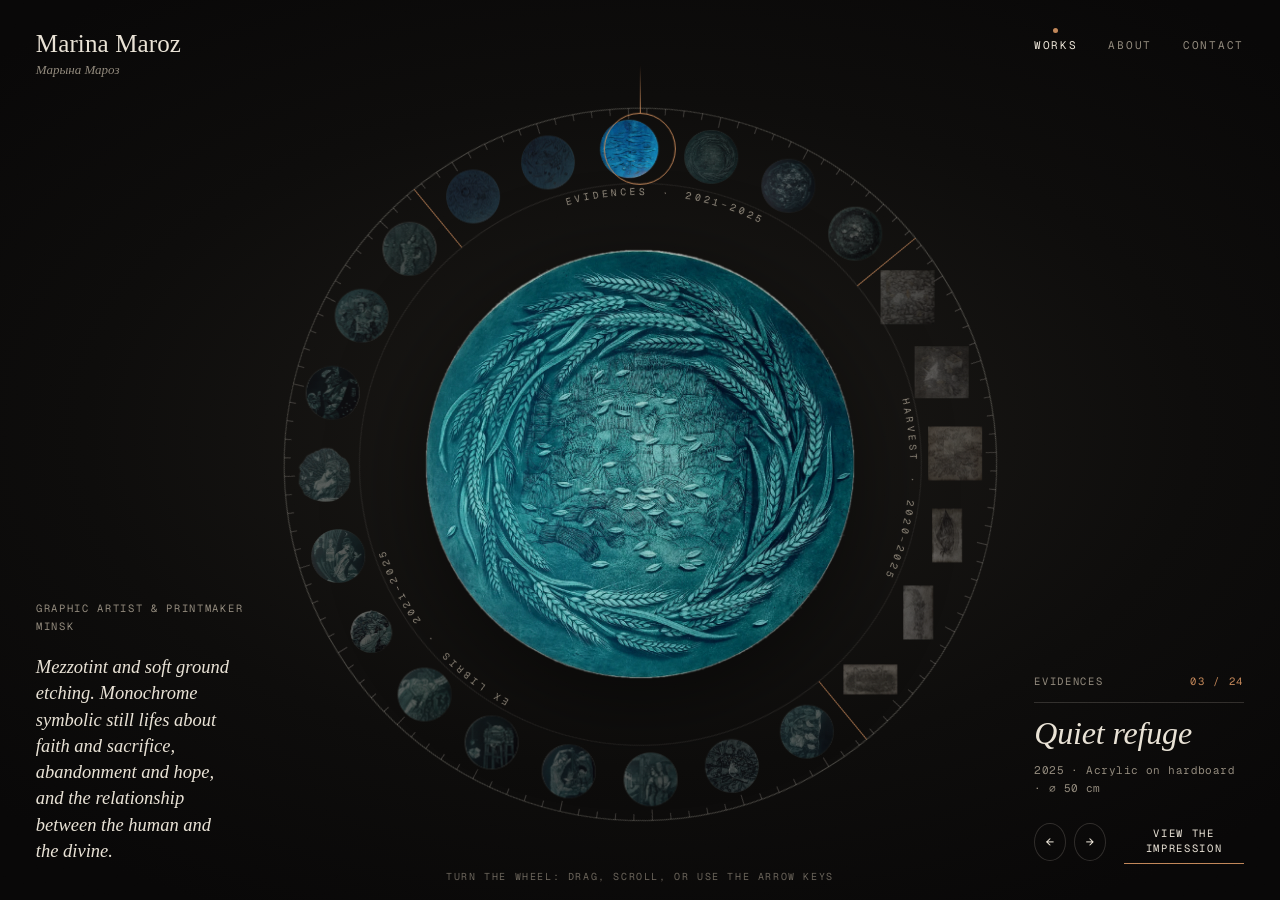
<file: docs/index.html>
<!DOCTYPE html>
<html xmlns="http://www.w3.org/1999/xhtml" lang="en" xml:lang="en"><head>

<meta charset="utf-8">
<meta name="generator" content="quarto-1.11.9">

<meta name="viewport" content="width=device-width, initial-scale=1.0, user-scalable=yes">

<meta name="description" content="Marina Maroz, graphic artist and printmaker from Minsk: mezzotint, soft ground etching and ex libris.">

<title>Marina Maroz · Graphic artist &amp; printmaker – Marina Maroz</title>
<style>
/* Default styles provided by pandoc.
** See https://pandoc.org/MANUAL.html#variables-for-html for config info.
*/
span.smallcaps{font-variant: small-caps;}
div.columns{display: flex; gap: 1.5em;}
div.column{flex: auto;}
@media screen {
div.columns{gap: min(4vw, 1.5em);}
div.column{overflow-x: auto;}
}
div.hanging-indent{margin-left: 1.5em; text-indent: -1.5em;}
ul.task-list{list-style: none;}
ul.task-list li input[type="checkbox"] {
  width: 0.8em;
  margin: 0 0.8em 0.2em -1em; /* quarto-specific, see https://github.com/quarto-dev/quarto-cli/issues/4556 */ 
  vertical-align: middle;
}
.display.math{display: block; text-align: center; margin: 0.5rem auto;}
</style>


<link href="./images/favicon.svg" rel="icon" type="image/svg+xml">
<meta name="theme-color" content="#0e0d0c">
<link rel="preconnect" href="https://fonts.googleapis.com">
<link rel="preconnect" href="https://fonts.gstatic.com" crossorigin="">
<link href="https://fonts.googleapis.com/css2?family=Geist+Mono:wght@300;400&amp;family=IM+Fell+English:ital@0;1&amp;family=Old+Standard+TT:ital@0;1&amp;display=swap" rel="stylesheet">
<script>document.documentElement.classList.add('js')</script>


<link rel="stylesheet" href="styles/site.css">
</head>

<body class="velvet page-wheel">

<header class="frame" role="banner">
  <a class="mark" href="index.html" aria-label="Marina Maroz, home">
    <span class="mark-name">Marina Maroz</span>
    <span class="mark-native" lang="be">Марына Мароз</span>
  </a>
  <nav class="menu" aria-label="Main">
    <a href="index.html" data-page="index">Works</a>
    <a href="about.html" data-page="about">About</a>
    <a href="contact.html" data-page="contact">Contact</a>
  </nav>
</header>




<!-- generated by scripts/build_site.py: edit images/works.json and re-run instead of editing by hand -->
<main class="stage" id="stage"><header id="title-block-header" class="quarto-title-block"></header>
  <h1 class="sr-only">Marina Maroz: works</h1>
  <section class="intro">
    <p class="role">Graphic artist &amp; printmaker<br>Minsk</p>
    <p class="statement">Mezzotint and soft ground etching. Monochrome symbolic still lifes about faith and sacrifice, abandonment and hope, and the relationship between the human and the divine.</p>
  </section>

  <div class="wheel" id="wheel" data-start="harvest-time" role="region" aria-roledescription="carousel" aria-label="Works, arranged on a wheel. Use the arrow keys to turn it.">
    <div class="rotor" id="rotor">
      <svg class="dial" viewbox="0 0 1000 1000" aria-hidden="true" focusable="false"><defs><path id="arc" d="M500,124 A376,376 0 1,1 499.99,124"></path></defs><circle class="c-outer" cx="500" cy="500" r="497"></circle><circle class="c-inner" cx="500" cy="500" r="392"></circle><path class="ticks" d="M500.0,18.0L500.0,3.0M525.5,12.7L526.0,3.7M551.0,14.7L552.0,5.7M576.3,18.0L577.7,9.1M601.5,22.7L603.3,13.9M624.8,34.4L628.6,19.9M650.8,35.9L653.6,27.3M674.9,44.4L678.1,36.0M698.5,54.2L702.1,46.0M721.5,65.2L725.6,57.2M741.0,82.6L748.5,69.6M765.8,90.7L770.7,83.2M786.8,105.2L792.1,97.9M807.1,120.8L812.8,113.8M826.5,137.3L832.6,130.7M840.8,159.2L851.4,148.6M862.7,173.5L869.3,167.4M879.2,192.9L886.2,187.2M894.8,213.2L902.1,207.9M909.3,234.2L916.8,229.3M917.4,259.0L930.4,251.5M934.8,278.5L942.8,274.4M945.8,301.5L954.0,297.9M955.6,325.1L964.0,321.9M964.1,349.2L972.7,346.4M965.6,375.2L980.1,371.4M977.3,398.5L986.1,396.7M982.0,423.7L990.9,422.3M985.3,449.0L994.3,448.0M987.3,474.5L996.3,474.0M982.0,500.0L997.0,500.0M987.3,525.5L996.3,526.0M985.3,551.0L994.3,552.0M982.0,576.3L990.9,577.7M977.3,601.5L986.1,603.3M965.6,624.8L980.1,628.6M964.1,650.8L972.7,653.6M955.6,674.9L964.0,678.1M945.8,698.5L954.0,702.1M934.8,721.5L942.8,725.6M917.4,741.0L930.4,748.5M909.3,765.8L916.8,770.7M894.8,786.8L902.1,792.1M879.2,807.1L886.2,812.8M862.7,826.5L869.3,832.6M840.8,840.8L851.4,851.4M826.5,862.7L832.6,869.3M807.1,879.2L812.8,886.2M786.8,894.8L792.1,902.1M765.8,909.3L770.7,916.8M741.0,917.4L748.5,930.4M721.5,934.8L725.6,942.8M698.5,945.8L702.1,954.0M674.9,955.6L678.1,964.0M650.8,964.1L653.6,972.7M624.8,965.6L628.6,980.1M601.5,977.3L603.3,986.1M576.3,982.0L577.7,990.9M551.0,985.3L552.0,994.3M525.5,987.3L526.0,996.3M500.0,982.0L500.0,997.0M474.5,987.3L474.0,996.3M449.0,985.3L448.0,994.3M423.7,982.0L422.3,990.9M398.5,977.3L396.7,986.1M375.2,965.6L371.4,980.1M349.2,964.1L346.4,972.7M325.1,955.6L321.9,964.0M301.5,945.8L297.9,954.0M278.5,934.8L274.4,942.8M259.0,917.4L251.5,930.4M234.2,909.3L229.3,916.8M213.2,894.8L207.9,902.1M192.9,879.2L187.2,886.2M173.5,862.7L167.4,869.3M159.2,840.8L148.6,851.4M137.3,826.5L130.7,832.6M120.8,807.1L113.8,812.8M105.2,786.8L97.9,792.1M90.7,765.8L83.2,770.7M82.6,741.0L69.6,748.5M65.2,721.5L57.2,725.6M54.2,698.5L46.0,702.1M44.4,674.9L36.0,678.1M35.9,650.8L27.3,653.6M34.4,624.8L19.9,628.6M22.7,601.5L13.9,603.3M18.0,576.3L9.1,577.7M14.7,551.0L5.7,552.0M12.7,525.5L3.7,526.0M18.0,500.0L3.0,500.0M12.7,474.5L3.7,474.0M14.7,449.0L5.7,448.0M18.0,423.7L9.1,422.3M22.7,398.5L13.9,396.7M34.4,375.2L19.9,371.4M35.9,349.2L27.3,346.4M44.4,325.1L36.0,321.9M54.2,301.5L46.0,297.9M65.2,278.5L57.2,274.4M82.6,259.0L69.6,251.5M90.7,234.2L83.2,229.3M105.2,213.2L97.9,207.9M120.8,192.9L113.8,187.2M137.3,173.5L130.7,167.4M159.2,159.2L148.6,148.6M173.5,137.3L167.4,130.7M192.9,120.8L187.2,113.8M213.2,105.2L207.9,97.9M234.2,90.7L229.3,83.2M259.0,82.6L251.5,69.6M278.5,65.2L274.4,57.2M301.5,54.2L297.9,46.0M325.1,44.4L321.9,36.0M349.2,35.9L346.4,27.3M375.2,34.4L371.4,19.9M398.5,22.7L396.7,13.9M423.7,18.0L422.3,9.1M449.0,14.7L448.0,5.7M474.5,12.7L474.0,3.7"></path><line class="divide" x1="448.8" y1="111.4" x2="435.1" y2="7.3"></line><text class="inscr"><textpath href="#arc" startoffset="10.417%" text-anchor="middle">Evidences  ·  2021–2025</textpath></text><line class="divide" x1="888.6" y1="448.8" x2="992.7" y2="435.1"></line><text class="inscr"><textpath href="#arc" startoffset="35.417%" text-anchor="middle">Harvest  ·  2020–2025</textpath></text><line class="divide" x1="551.2" y1="888.6" x2="564.9" y2="992.7"></line><text class="inscr"><textpath href="#arc" startoffset="72.917%" text-anchor="middle">Ex libris  ·  2021–2025</textpath></text></svg>
      <div class="beads"><button class="bead" style="--a:0.000deg;--i:0" data-i="0" aria-label="Reconciliation circle, 2025"><img src="images/thumb/reconciliation-circle.webp" alt="" width="80" height="80" decoding="async"></button><button class="bead" style="--a:15.000deg;--i:1" data-i="1" aria-label="Salvific meal, 2025"><img src="images/thumb/salvific-meal.webp" alt="" width="80" height="80" decoding="async"></button><button class="bead" style="--a:30.000deg;--i:2" data-i="2" aria-label="Quiet refuge, 2025"><img src="images/thumb/quiet-refuge.webp" alt="" width="80" height="80" decoding="async"></button><button class="bead" style="--a:45.000deg;--i:3" data-i="3" aria-label="Harvest time, 2025"><img src="images/thumb/harvest-time.webp" alt="" width="80" height="80" decoding="async"></button><button class="bead" style="--a:60.000deg;--i:4" data-i="4" aria-label="Great expectations, 2022"><img src="images/thumb/great-expectations.webp" alt="" width="80" height="80" decoding="async"></button><button class="bead" style="--a:75.000deg;--i:5" data-i="5" aria-label="Predestination, 2021"><img src="images/thumb/predestination.webp" alt="" width="80" height="80" decoding="async"></button><button class="bead" style="--a:90.000deg;--i:6" data-i="6" aria-label="Found, 2023"><img src="images/thumb/found.webp" alt="" width="80" height="80" decoding="async"></button><button class="bead" style="--a:105.000deg;--i:7" data-i="7" aria-label="Good news, 2024"><img src="images/thumb/good-news.webp" alt="" width="80" height="80" decoding="async"></button><button class="bead" style="--a:120.000deg;--i:8" data-i="8" aria-label="New pearls, 2025"><img src="images/thumb/new-pearls.webp" alt="" width="80" height="80" decoding="async"></button><button class="bead" style="--a:135.000deg;--i:9" data-i="9" aria-label="Binded, 2021"><img src="images/thumb/binded.webp" alt="" width="80" height="80" decoding="async"></button><button class="bead" style="--a:150.000deg;--i:10" data-i="10" aria-label="Wide open, 2021"><img src="images/thumb/wide-open.webp" alt="" width="80" height="80" decoding="async"></button><button class="bead" style="--a:165.000deg;--i:11" data-i="11" aria-label="Abandoned, 2020"><img src="images/thumb/abandoned.webp" alt="" width="80" height="80" decoding="async"></button><button class="bead" style="--a:180.000deg;--i:12" data-i="12" aria-label="Bittersweet memories, 2023"><img src="images/thumb/bittersweet-memories.webp" alt="" width="80" height="80" decoding="async"></button><button class="bead" style="--a:195.000deg;--i:13" data-i="13" aria-label="Treasure, 2021"><img src="images/thumb/treasure.webp" alt="" width="80" height="80" decoding="async"></button><button class="bead" style="--a:210.000deg;--i:14" data-i="14" aria-label="Hommage Giorgio de Chirico, 2023"><img src="images/thumb/hommage-de-chirico.webp" alt="" width="80" height="80" decoding="async"></button><button class="bead" style="--a:225.000deg;--i:15" data-i="15" aria-label="In flight, 2022"><img src="images/thumb/in-flight.webp" alt="" width="80" height="80" decoding="async"></button><button class="bead" style="--a:240.000deg;--i:16" data-i="16" aria-label="Cognition, 2023"><img src="images/thumb/cognition.webp" alt="" width="80" height="80" decoding="async"></button><button class="bead" style="--a:255.000deg;--i:17" data-i="17" aria-label="West Side Story, 2023"><img src="images/thumb/west-side-story.webp" alt="" width="80" height="80" decoding="async"></button><button class="bead" style="--a:270.000deg;--i:18" data-i="18" aria-label="At rest, 2022"><img src="images/thumb/at-rest.webp" alt="" width="80" height="80" decoding="async"></button><button class="bead" style="--a:285.000deg;--i:19" data-i="19" aria-label="Hommage René Magritte, 2022"><img src="images/thumb/hommage-magritte.webp" alt="" width="80" height="80" decoding="async"></button><button class="bead" style="--a:300.000deg;--i:20" data-i="20" aria-label="In dreams, 2021"><img src="images/thumb/in-dreams.webp" alt="" width="80" height="80" decoding="async"></button><button class="bead" style="--a:315.000deg;--i:21" data-i="21" aria-label="Vanity, 2021"><img src="images/thumb/vanity.webp" alt="" width="80" height="80" decoding="async"></button><button class="bead" style="--a:330.000deg;--i:22" data-i="22" aria-label="Books catcher, 2023"><img src="images/thumb/books-catcher.webp" alt="" width="80" height="80" decoding="async"></button><button class="bead" style="--a:345.000deg;--i:23" data-i="23" aria-label="In the secret garden, 2025"><img src="images/thumb/in-the-secret-garden.webp" alt="" width="80" height="80" decoding="async"></button></div>
    </div>
    <span class="aperture" aria-hidden="true"></span>
    <button class="hub" id="hub" aria-label="View Harvest time large">
      <img class="plate is-on" src="images/cut/harvest-time.webp" alt="Harvest time, 2025" fetchpriority="high">
      <img class="plate" src="[data-uri]" alt="">
    </button>
  </div>

  <section class="caption" id="caption" aria-live="polite">
    <p class="cap-series"><span id="cap-series">Evidences</span><span class="cap-count"><span id="cap-n">04</span> / 24</span></p>
    <h2 class="cap-title" id="cap-title">Harvest time</h2>
    <p class="cap-meta" id="cap-meta">2025 · Mezzotint on paper · ⌀ 50 cm</p>
    <div class="cap-actions">
      <button class="turn" id="prev" aria-label="Previous work">←</button>
      <button class="turn" id="next" aria-label="Next work">→</button>
      <button class="open" id="open">View the impression</button>
    </div>
  </section>

  <p class="hint" id="hint" aria-hidden="true">Turn the wheel: drag, scroll, or use the arrow keys</p>

  <noscript><ol class="plain-list"><li><a href="images/works/reconciliation-circle.jpg"><em>Reconciliation circle</em>, 2025</a>. Acrylic on hardboard, ⌀ 50 cm</li><li><a href="images/works/salvific-meal.jpg"><em>Salvific meal</em>, 2025</a>. Acrylic on hardboard, ⌀ 50 cm</li><li><a href="images/works/quiet-refuge.jpg"><em>Quiet refuge</em>, 2025</a>. Acrylic on hardboard, ⌀ 50 cm</li><li><a href="images/works/harvest-time.jpg"><em>Harvest time</em>, 2025</a>. Mezzotint on paper, ⌀ 50 cm</li><li><a href="images/works/great-expectations.jpg"><em>Great expectations</em>, 2022</a>. Mezzotint on paper, ⌀ 40 cm</li><li><a href="images/works/predestination.jpg"><em>Predestination</em>, 2021</a>. Mezzotint on paper, ⌀ 40 cm</li><li><a href="images/works/found.jpg"><em>Found</em>, 2023</a>. Soft ground etching on paper, 35 × 35 cm</li><li><a href="images/works/good-news.jpg"><em>Good news</em>, 2024</a>. Soft ground etching on paper, 35 × 35 cm</li><li><a href="images/works/new-pearls.jpg"><em>New pearls</em>, 2025</a>. Soft ground etching on paper, 35 × 35 cm</li><li><a href="images/works/binded.jpg"><em>Binded</em>, 2021</a>. Soft ground etching on paper, 64 × 34 cm</li><li><a href="images/works/wide-open.jpg"><em>Wide open</em>, 2021</a>. Soft ground etching on paper, 64 × 34 cm</li><li><a href="images/works/abandoned.jpg"><em>Abandoned</em>, 2020</a>. Soft ground etching on paper, 40 × 70 cm</li><li><a href="images/works/bittersweet-memories.jpg"><em>Bittersweet memories</em>, 2023</a>. Mezzotint on paper, ⌀ 14 cm</li><li><a href="images/works/treasure.jpg"><em>Treasure</em>, 2021</a>. Mezzotint on paper, ⌀ 14 cm</li><li><a href="images/works/hommage-de-chirico.jpg"><em>Hommage Giorgio de Chirico</em>, 2023</a>. Mezzotint on paper, ⌀ 14 cm</li><li><a href="images/works/in-flight.jpg"><em>In flight</em>, 2022</a>. Mezzotint on paper, ⌀ 14 cm</li><li><a href="images/works/cognition.jpg"><em>Cognition</em>, 2023</a>. Mezzotint on paper, ⌀ 14 cm</li><li><a href="images/works/west-side-story.jpg"><em>West Side Story</em>, 2023</a>. Mezzotint on paper, ⌀ 14 cm</li><li><a href="images/works/at-rest.jpg"><em>At rest</em>, 2022</a>. Mezzotint on paper, ⌀ 14 cm</li><li><a href="images/works/hommage-magritte.jpg"><em>Hommage René Magritte</em>, 2022</a>. Mezzotint on paper, ⌀ 14 cm</li><li><a href="images/works/in-dreams.jpg"><em>In dreams</em>, 2021</a>. Mezzotint on paper, ⌀ 14 cm</li><li><a href="images/works/vanity.jpg"><em>Vanity</em>, 2021</a>. Mezzotint on paper, ⌀ 14 cm</li><li><a href="images/works/books-catcher.jpg"><em>Books catcher</em>, 2023</a>. Mezzotint on paper, ⌀ 14 cm</li><li><a href="images/works/in-the-secret-garden.jpg"><em>In the secret garden</em>, 2025</a>. Mezzotint on paper, ⌀ 14 cm</li></ol></noscript>
</main>

<div class="proof" id="proof" role="dialog" aria-modal="true" aria-labelledby="p-title" hidden="">
  <div class="proof-sheet">
    <figure class="impression" id="impression">
      <div class="plate-mark" id="plate-mark"><img id="p-img" alt=""></div>
      <figcaption class="pencil">
        <span class="p-left"><em id="p-title"></em></span>
        <span class="p-mid" id="p-med"></span>
        <span class="p-right" id="p-year"></span>
      </figcaption>
    </figure>
  </div>
  <div class="proof-bar">
    <span class="p-count" id="p-count"></span>
    <span class="p-tools">
      <button class="p-btn" id="p-detail" hidden="">Detail</button>
      <button class="p-btn" id="p-prev" aria-label="Previous work">←</button>
      <button class="p-btn" id="p-next" aria-label="Next work">→</button>
      <button class="p-btn" id="p-close">Close</button>
    </span>
  </div>
</div>

<script type="application/json" id="works-data">[{"slug": "reconciliation-circle", "title": "Reconciliation circle", "year": 2025, "series": "Evidences", "medium": "Acrylic on hardboard", "size": "⌀ 50 cm", "cut": "images/cut/reconciliation-circle.webp", "print": "images/works/reconciliation-circle.jpg", "detail": null, "round": true}, {"slug": "salvific-meal", "title": "Salvific meal", "year": 2025, "series": "Evidences", "medium": "Acrylic on hardboard", "size": "⌀ 50 cm", "cut": "images/cut/salvific-meal.webp", "print": "images/works/salvific-meal.jpg", "detail": null, "round": true}, {"slug": "quiet-refuge", "title": "Quiet refuge", "year": 2025, "series": "Evidences", "medium": "Acrylic on hardboard", "size": "⌀ 50 cm", "cut": "images/cut/quiet-refuge.webp", "print": "images/works/quiet-refuge.jpg", "detail": null, "round": true}, {"slug": "harvest-time", "title": "Harvest time", "year": 2025, "series": "Evidences", "medium": "Mezzotint on paper", "size": "⌀ 50 cm", "cut": "images/cut/harvest-time.webp", "print": "images/works/harvest-time.jpg", "detail": null, "round": true}, {"slug": "great-expectations", "title": "Great expectations", "year": 2022, "series": "Evidences", "medium": "Mezzotint on paper", "size": "⌀ 40 cm", "cut": "images/cut/great-expectations.webp", "print": "images/works/great-expectations.jpg", "detail": null, "round": true}, {"slug": "predestination", "title": "Predestination", "year": 2021, "series": "Evidences", "medium": "Mezzotint on paper", "size": "⌀ 40 cm", "cut": "images/cut/predestination.webp", "print": "images/works/predestination.jpg", "detail": null, "round": true}, {"slug": "found", "title": "Found", "year": 2023, "series": "Harvest", "medium": "Soft ground etching on paper", "size": "35 × 35 cm", "cut": "images/cut/found.webp", "print": "images/works/found.jpg", "detail": "images/details/found.jpg", "round": false}, {"slug": "good-news", "title": "Good news", "year": 2024, "series": "Harvest", "medium": "Soft ground etching on paper", "size": "35 × 35 cm", "cut": "images/cut/good-news.webp", "print": "images/works/good-news.jpg", "detail": "images/details/good-news.jpg", "round": false}, {"slug": "new-pearls", "title": "New pearls", "year": 2025, "series": "Harvest", "medium": "Soft ground etching on paper", "size": "35 × 35 cm", "cut": "images/cut/new-pearls.webp", "print": "images/works/new-pearls.jpg", "detail": null, "round": false}, {"slug": "binded", "title": "Binded", "year": 2021, "series": "Harvest", "medium": "Soft ground etching on paper", "size": "64 × 34 cm", "cut": "images/cut/binded.webp", "print": "images/works/binded.jpg", "detail": null, "round": false}, {"slug": "wide-open", "title": "Wide open", "year": 2021, "series": "Harvest", "medium": "Soft ground etching on paper", "size": "64 × 34 cm", "cut": "images/cut/wide-open.webp", "print": "images/works/wide-open.jpg", "detail": "images/details/wide-open.jpg", "round": false}, {"slug": "abandoned", "title": "Abandoned", "year": 2020, "series": "Harvest", "medium": "Soft ground etching on paper", "size": "40 × 70 cm", "cut": "images/cut/abandoned.webp", "print": "images/works/abandoned.jpg", "detail": "images/details/abandoned.jpg", "round": false}, {"slug": "bittersweet-memories", "title": "Bittersweet memories", "year": 2023, "series": "Ex libris", "medium": "Mezzotint on paper", "size": "⌀ 14 cm", "cut": "images/cut/bittersweet-memories.webp", "print": "images/works/bittersweet-memories.jpg", "detail": null, "round": true}, {"slug": "treasure", "title": "Treasure", "year": 2021, "series": "Ex libris", "medium": "Mezzotint on paper", "size": "⌀ 14 cm", "cut": "images/cut/treasure.webp", "print": "images/works/treasure.jpg", "detail": null, "round": true}, {"slug": "hommage-de-chirico", "title": "Hommage Giorgio de Chirico", "year": 2023, "series": "Ex libris", "medium": "Mezzotint on paper", "size": "⌀ 14 cm", "cut": "images/cut/hommage-de-chirico.webp", "print": "images/works/hommage-de-chirico.jpg", "detail": null, "round": true}, {"slug": "in-flight", "title": "In flight", "year": 2022, "series": "Ex libris", "medium": "Mezzotint on paper", "size": "⌀ 14 cm", "cut": "images/cut/in-flight.webp", "print": "images/works/in-flight.jpg", "detail": null, "round": true}, {"slug": "cognition", "title": "Cognition", "year": 2023, "series": "Ex libris", "medium": "Mezzotint on paper", "size": "⌀ 14 cm", "cut": "images/cut/cognition.webp", "print": "images/works/cognition.jpg", "detail": null, "round": true}, {"slug": "west-side-story", "title": "West Side Story", "year": 2023, "series": "Ex libris", "medium": "Mezzotint on paper", "size": "⌀ 14 cm", "cut": "images/cut/west-side-story.webp", "print": "images/works/west-side-story.jpg", "detail": null, "round": true}, {"slug": "at-rest", "title": "At rest", "year": 2022, "series": "Ex libris", "medium": "Mezzotint on paper", "size": "⌀ 14 cm", "cut": "images/cut/at-rest.webp", "print": "images/works/at-rest.jpg", "detail": null, "round": true}, {"slug": "hommage-magritte", "title": "Hommage René Magritte", "year": 2022, "series": "Ex libris", "medium": "Mezzotint on paper", "size": "⌀ 14 cm", "cut": "images/cut/hommage-magritte.webp", "print": "images/works/hommage-magritte.jpg", "detail": null, "round": true}, {"slug": "in-dreams", "title": "In dreams", "year": 2021, "series": "Ex libris", "medium": "Mezzotint on paper", "size": "⌀ 14 cm", "cut": "images/cut/in-dreams.webp", "print": "images/works/in-dreams.jpg", "detail": null, "round": true}, {"slug": "vanity", "title": "Vanity", "year": 2021, "series": "Ex libris", "medium": "Mezzotint on paper", "size": "⌀ 14 cm", "cut": "images/cut/vanity.webp", "print": "images/works/vanity.jpg", "detail": null, "round": true}, {"slug": "books-catcher", "title": "Books catcher", "year": 2023, "series": "Ex libris", "medium": "Mezzotint on paper", "size": "⌀ 14 cm", "cut": "images/cut/books-catcher.webp", "print": "images/works/books-catcher.jpg", "detail": null, "round": true}, {"slug": "in-the-secret-garden", "title": "In the secret garden", "year": 2025, "series": "Ex libris", "medium": "Mezzotint on paper", "size": "⌀ 14 cm", "cut": "images/cut/in-the-secret-garden.webp", "print": "images/works/in-the-secret-garden.jpg", "detail": null, "round": true}]</script>


<script src="scripts/site.js" defer=""></script>




</body></html>
</file>
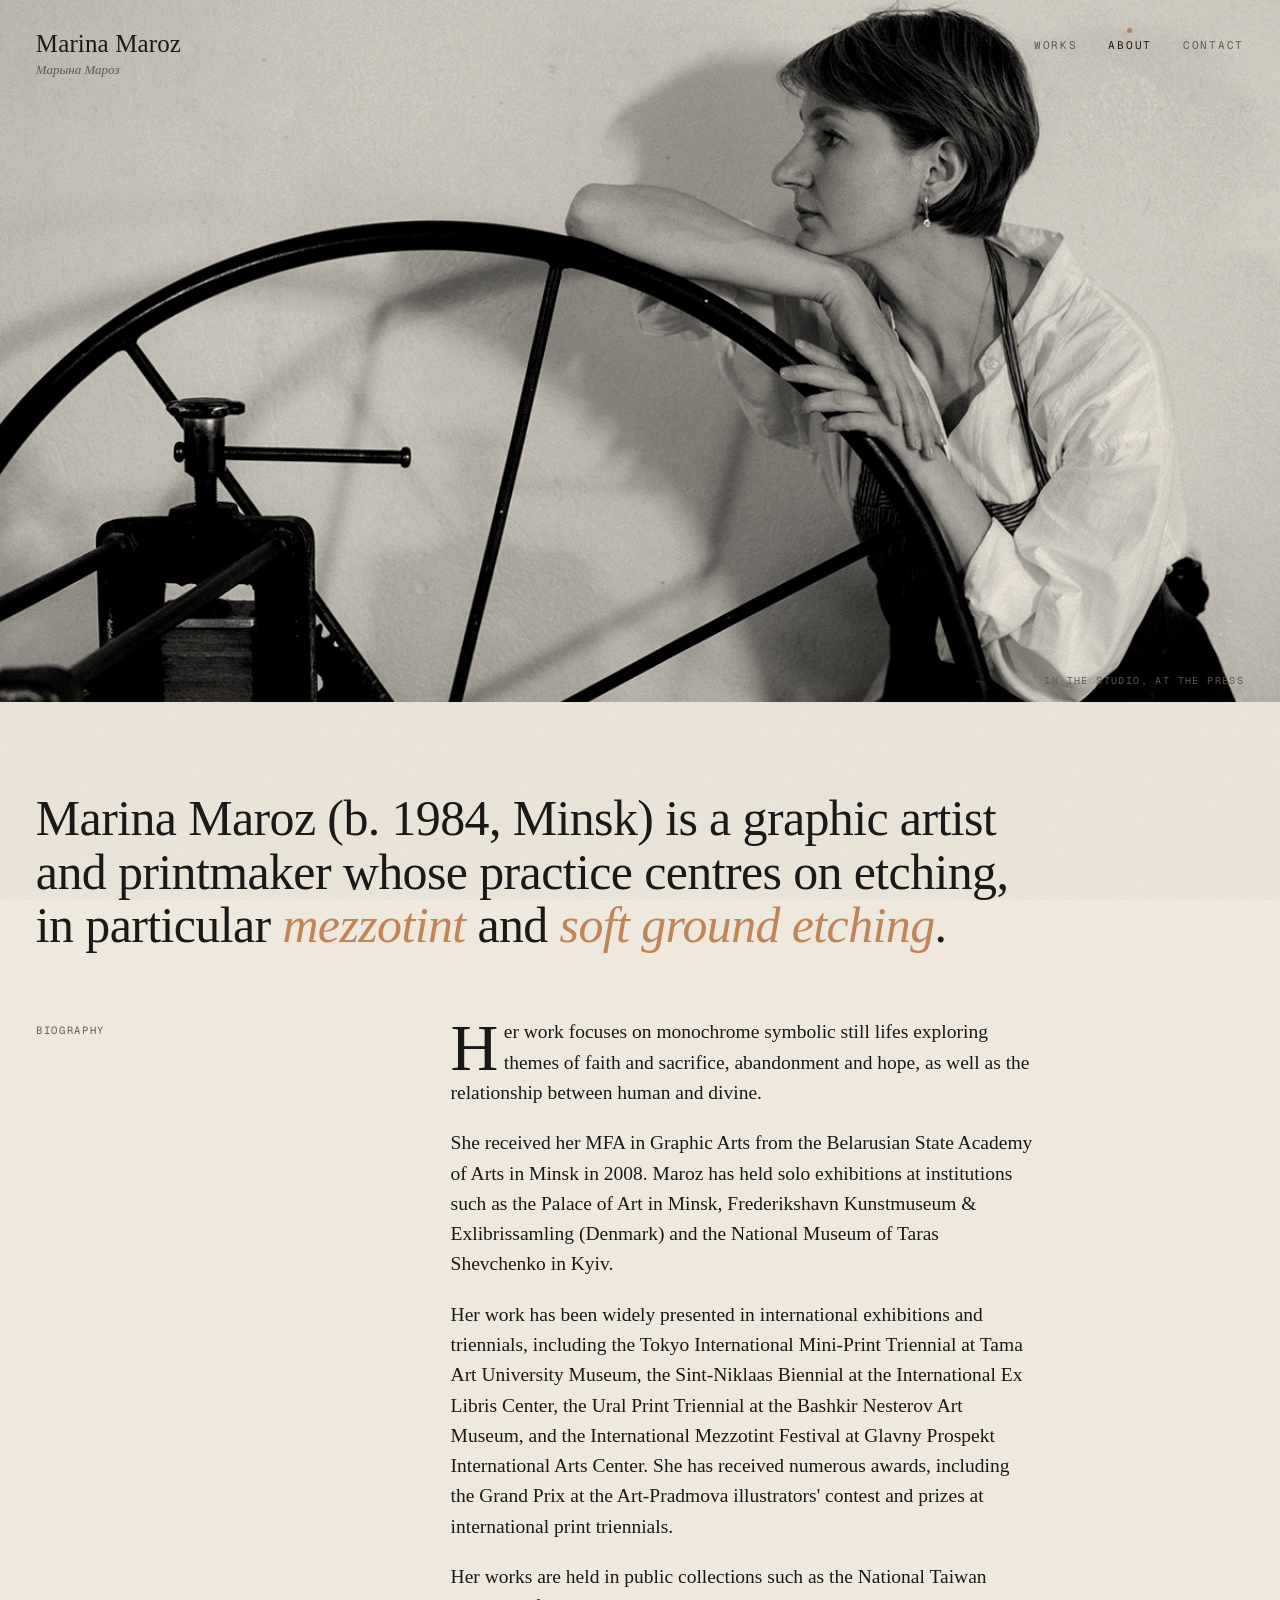
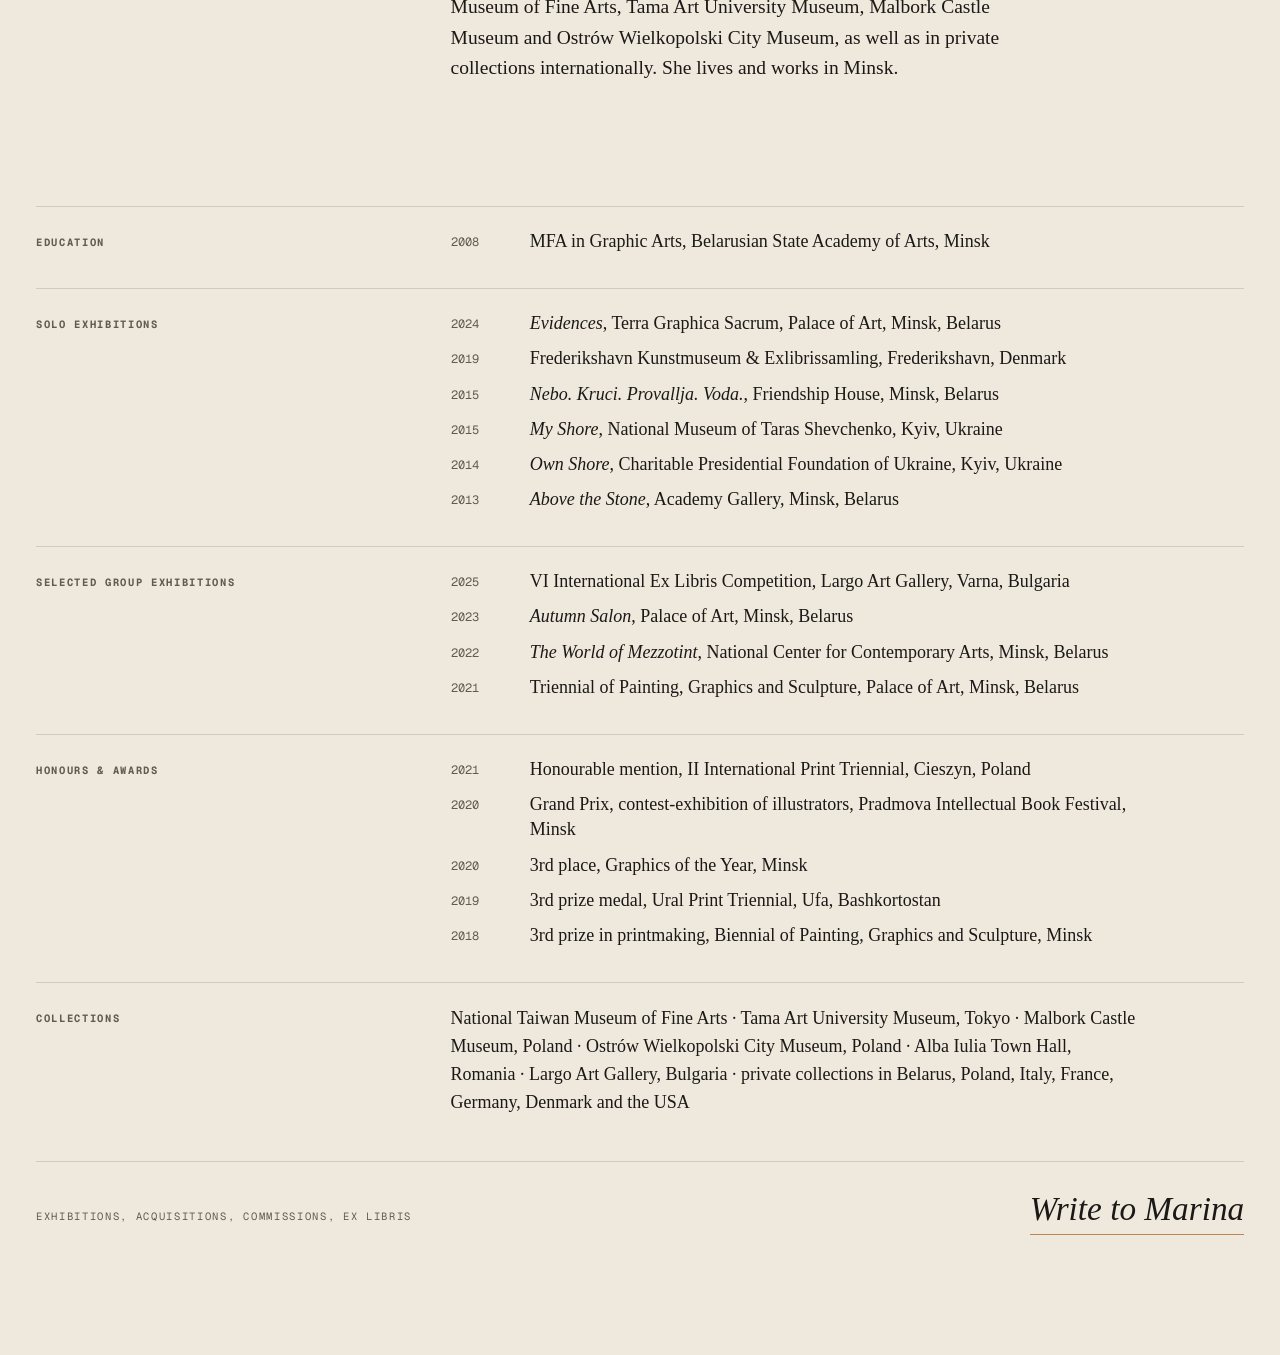
<file: docs/about.html>
<!DOCTYPE html>
<html xmlns="http://www.w3.org/1999/xhtml" lang="en" xml:lang="en"><head>

<meta charset="utf-8">
<meta name="generator" content="quarto-1.11.9">

<meta name="viewport" content="width=device-width, initial-scale=1.0, user-scalable=yes">

<meta name="description" content="Marina Maroz (b. 1984, Minsk), graphic artist and printmaker: biography, exhibitions, awards and collections.">

<title>About · Marina Maroz – Marina Maroz</title>
<style>
/* Default styles provided by pandoc.
** See https://pandoc.org/MANUAL.html#variables-for-html for config info.
*/
span.smallcaps{font-variant: small-caps;}
div.columns{display: flex; gap: 1.5em;}
div.column{flex: auto;}
@media screen {
div.columns{gap: min(4vw, 1.5em);}
div.column{overflow-x: auto;}
}
div.hanging-indent{margin-left: 1.5em; text-indent: -1.5em;}
ul.task-list{list-style: none;}
ul.task-list li input[type="checkbox"] {
  width: 0.8em;
  margin: 0 0.8em 0.2em -1em; /* quarto-specific, see https://github.com/quarto-dev/quarto-cli/issues/4556 */ 
  vertical-align: middle;
}
.display.math{display: block; text-align: center; margin: 0.5rem auto;}
</style>


<link href="./images/favicon.svg" rel="icon" type="image/svg+xml">
<meta name="theme-color" content="#0e0d0c">
<link rel="preconnect" href="https://fonts.googleapis.com">
<link rel="preconnect" href="https://fonts.gstatic.com" crossorigin="">
<link href="https://fonts.googleapis.com/css2?family=Geist+Mono:wght@300;400&amp;family=IM+Fell+English:ital@0;1&amp;family=Old+Standard+TT:ital@0;1&amp;display=swap" rel="stylesheet">
<script>document.documentElement.classList.add('js')</script>


<link rel="stylesheet" href="styles/site.css">
</head>

<body class="paper page-about">

<header class="frame" role="banner">
  <a class="mark" href="index.html" aria-label="Marina Maroz, home">
    <span class="mark-name">Marina Maroz</span>
    <span class="mark-native" lang="be">Марына Мароз</span>
  </a>
  <nav class="menu" aria-label="Main">
    <a href="index.html" data-page="index">Works</a>
    <a href="about.html" data-page="about">About</a>
    <a href="contact.html" data-page="contact">Contact</a>
  </nav>
</header>




<main class="sheet"><header id="title-block-header" class="quarto-title-block"></header>
  <figure class="portrait-band">
    <img src="images/portrait.jpg" alt="Marina Maroz leaning on the star wheel of an etching press" width="1200" height="800">
    <figcaption>In the studio, at the press</figcaption>
  </figure>

  <div class="about-grid">
    <p class="lede" role="heading" aria-level="1">Marina Maroz <span style="white-space:nowrap">(b. 1984, Minsk)</span> is a graphic artist and printmaker whose practice centres on etching, in particular <em>mezzotint</em> and <em>soft ground etching</em>.</p>

    <p class="label bio-label">Biography</p>
    <div class="bio">
      <p>Her work focuses on monochrome symbolic still lifes exploring themes of faith and sacrifice, abandonment and hope, as well as the relationship between human and divine.</p>
      <p>She received her MFA in Graphic Arts from the Belarusian State Academy of Arts in Minsk in 2008. Maroz has held solo exhibitions at institutions such as the Palace of Art in Minsk, Frederikshavn Kunstmuseum &amp; Exlibrissamling (Denmark) and the National Museum of Taras Shevchenko in Kyiv.</p>
      <p>Her work has been widely presented in international exhibitions and triennials, including the Tokyo International Mini-Print Triennial at Tama Art University Museum, the Sint-Niklaas Biennial at the International Ex Libris Center, the Ural Print Triennial at the Bashkir Nesterov Art Museum, and the International Mezzotint Festival at Glavny Prospekt International Arts Center. She has received numerous awards, including the Grand Prix at the Art-Pradmova illustrators' contest and prizes at international print triennials.</p>
      <p>Her works are held in public collections such as the National Taiwan Museum of Fine Arts, Tama Art University Museum, Malbork Castle Museum and Ostrów Wielkopolski City Museum, as well as in private collections internationally. She lives and works in Minsk.</p>
    </div>

    <div class="cv">
      <section class="cv-block">
        <h2 class="label">Education</h2>
        <dl><dt>2008</dt><dd>MFA in Graphic Arts, Belarusian State Academy of Arts, Minsk</dd></dl>
      </section>
      <section class="cv-block">
        <h2 class="label">Solo exhibitions</h2>
        <dl>
          <dt>2024</dt><dd><em>Evidences</em>, Terra Graphica Sacrum, Palace of Art, Minsk, Belarus</dd>
          <dt>2019</dt><dd>Frederikshavn Kunstmuseum &amp; Exlibrissamling, Frederikshavn, Denmark</dd>
          <dt>2015</dt><dd><em>Nebo. Kruci. Provallja. Voda.</em>, Friendship House, Minsk, Belarus</dd>
          <dt>2015</dt><dd><em>My Shore</em>, National Museum of Taras Shevchenko, Kyiv, Ukraine</dd>
          <dt>2014</dt><dd><em>Own Shore</em>, Charitable Presidential Foundation of Ukraine, Kyiv, Ukraine</dd>
          <dt>2013</dt><dd><em>Above the Stone</em>, Academy Gallery, Minsk, Belarus</dd>
        </dl>
      </section>
      <section class="cv-block">
        <h2 class="label">Selected group exhibitions</h2>
        <dl>
          <dt>2025</dt><dd>VI International Ex Libris Competition, Largo Art Gallery, Varna, Bulgaria</dd>
          <dt>2023</dt><dd><em>Autumn Salon</em>, Palace of Art, Minsk, Belarus</dd>
          <dt>2022</dt><dd><em>The World of Mezzotint</em>, National Center for Contemporary Arts, Minsk, Belarus</dd>
          <dt>2021</dt><dd>Triennial of Painting, Graphics and Sculpture, Palace of Art, Minsk, Belarus</dd>
        </dl>
      </section>
      <section class="cv-block">
        <h2 class="label">Honours &amp; awards</h2>
        <dl>
          <dt>2021</dt><dd>Honourable mention, II International Print Triennial, Cieszyn, Poland</dd>
          <dt>2020</dt><dd>Grand Prix, contest-exhibition of illustrators, Pradmova Intellectual Book Festival, Minsk</dd>
          <dt>2020</dt><dd>3rd place, Graphics of the Year, Minsk</dd>
          <dt>2019</dt><dd>3rd prize medal, Ural Print Triennial, Ufa, Bashkortostan</dd>
          <dt>2018</dt><dd>3rd prize in printmaking, Biennial of Painting, Graphics and Sculpture, Minsk</dd>
        </dl>
      </section>
      <section class="cv-block">
        <h2 class="label">Collections</h2>
        <p class="flow">National Taiwan Museum of Fine Arts · Tama Art University Museum, Tokyo · Malbork Castle Museum, Poland · Ostrów Wielkopolski City Museum, Poland · Alba Iulia Town Hall, Romania · Largo Art Gallery, Bulgaria · private collections in Belarus, Poland, Italy, France, Germany, Denmark and the USA</p>
      </section>
      <div class="coda">
        <p class="label">Exhibitions, acquisitions, commissions, ex libris</p>
        <a href="contact.html">Write to Marina</a>
      </div>
    </div>
  </div>
</main>


<script src="scripts/site.js" defer=""></script>




</body></html>
</file>
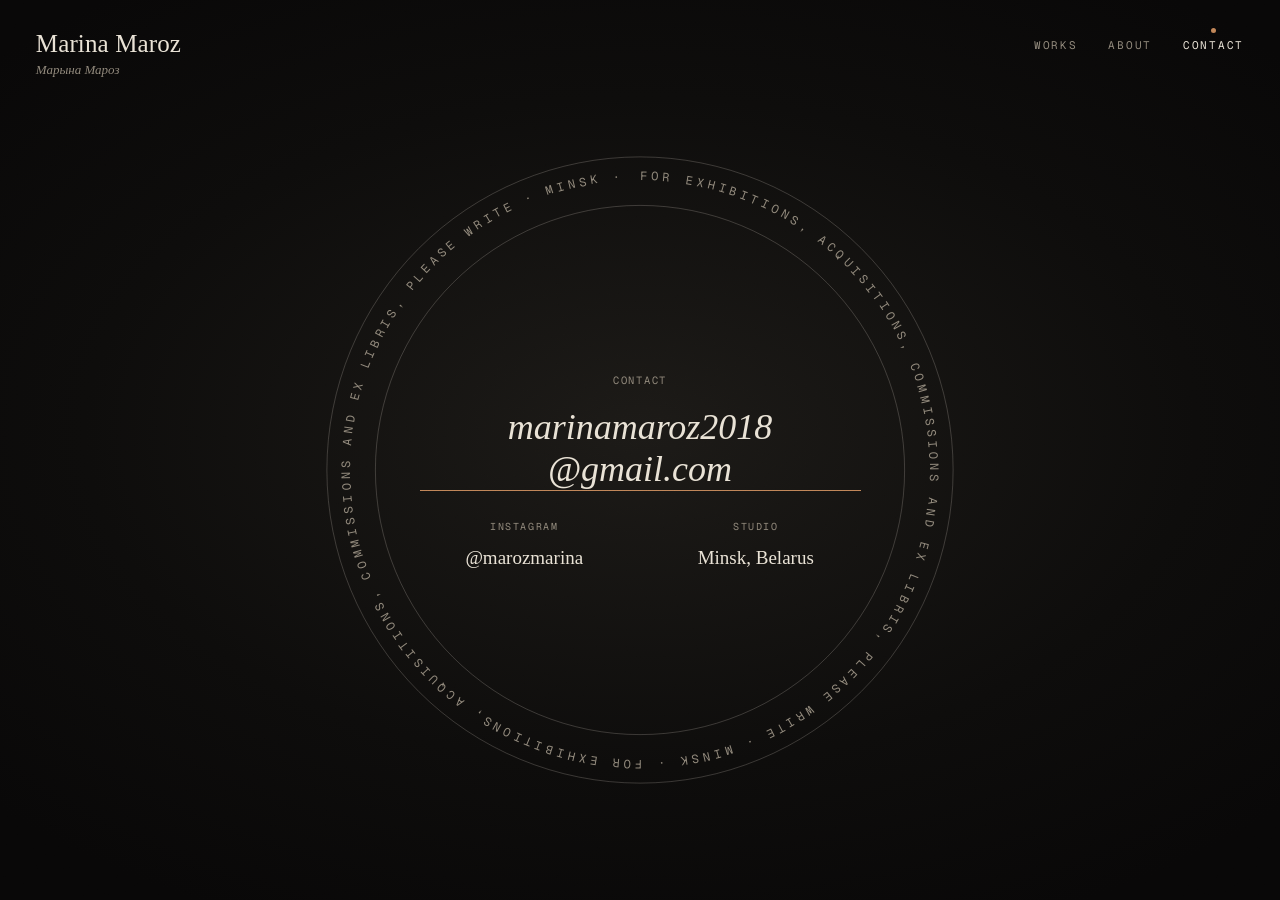
<file: docs/contact.html>
<!DOCTYPE html>
<html xmlns="http://www.w3.org/1999/xhtml" lang="en" xml:lang="en"><head>

<meta charset="utf-8">
<meta name="generator" content="quarto-1.11.9">

<meta name="viewport" content="width=device-width, initial-scale=1.0, user-scalable=yes">

<meta name="description" content="Contact Marina Maroz for exhibitions, acquisitions, commissions and ex libris.">

<title>Contact · Marina Maroz – Marina Maroz</title>
<style>
/* Default styles provided by pandoc.
** See https://pandoc.org/MANUAL.html#variables-for-html for config info.
*/
span.smallcaps{font-variant: small-caps;}
div.columns{display: flex; gap: 1.5em;}
div.column{flex: auto;}
@media screen {
div.columns{gap: min(4vw, 1.5em);}
div.column{overflow-x: auto;}
}
div.hanging-indent{margin-left: 1.5em; text-indent: -1.5em;}
ul.task-list{list-style: none;}
ul.task-list li input[type="checkbox"] {
  width: 0.8em;
  margin: 0 0.8em 0.2em -1em; /* quarto-specific, see https://github.com/quarto-dev/quarto-cli/issues/4556 */ 
  vertical-align: middle;
}
.display.math{display: block; text-align: center; margin: 0.5rem auto;}
</style>


<link href="./images/favicon.svg" rel="icon" type="image/svg+xml">
<meta name="theme-color" content="#0e0d0c">
<link rel="preconnect" href="https://fonts.googleapis.com">
<link rel="preconnect" href="https://fonts.gstatic.com" crossorigin="">
<link href="https://fonts.googleapis.com/css2?family=Geist+Mono:wght@300;400&amp;family=IM+Fell+English:ital@0;1&amp;family=Old+Standard+TT:ital@0;1&amp;display=swap" rel="stylesheet">
<script>document.documentElement.classList.add('js')</script>


<link rel="stylesheet" href="styles/site.css">
</head>

<body class="velvet page-contact">

<header class="frame" role="banner">
  <a class="mark" href="index.html" aria-label="Marina Maroz, home">
    <span class="mark-name">Marina Maroz</span>
    <span class="mark-native" lang="be">Марына Мароз</span>
  </a>
  <nav class="menu" aria-label="Main">
    <a href="index.html" data-page="index">Works</a>
    <a href="about.html" data-page="about">About</a>
    <a href="contact.html" data-page="contact">Contact</a>
  </nav>
</header>




<main class="seal-page"><header id="title-block-header" class="quarto-title-block"></header>
  <div class="seal">
    <svg viewbox="0 0 1000 1000" aria-hidden="true" focusable="false">
      <defs><path id="seal-arc" d="M500,40 A460,460 0 1,1 499.99,40"></path></defs>
      <circle cx="500" cy="500" r="497"></circle>
      <circle cx="500" cy="500" r="420"></circle>
      <g class="ring-text">
        <text><textpath href="#seal-arc" textlength="2860" lengthadjust="spacing">For exhibitions, acquisitions, commissions and ex libris, please write · Minsk · For exhibitions, acquisitions, commissions and ex libris, please write · Minsk ·</textpath></text>
      </g>
    </svg>
    <div class="seal-core">
      <p class="label" role="heading" aria-level="1">Contact</p>
      <a class="email" href="mailto:marinamaroz2018@gmail.com">marinamaroz2018<wbr>@gmail.com</a>
      <dl>
        <dt>Instagram</dt><dd><a href="https://www.instagram.com/marozmarina" target="_blank" rel="noopener">@marozmarina</a></dd>
        <dt>Studio</dt><dd>Minsk, Belarus</dd>
      </dl>
    </div>
  </div>
  <p class="sr-only">For exhibitions, acquisitions, commissions and ex libris, please write.</p>
</main>


<script src="scripts/site.js" defer=""></script>




</body></html>
</file>
<file: docs/styles/site.css>
/* Marina Maroz — "The Wheel"
   Velvet: the rocked mezzotint ground, worked from dark to light.
   Paper:  the impression, pulled through the press. */

:root {
  --velvet: #0d0c0b;
  --velvet-hi: #1c1a17;
  --burnish: #e9e2d5;
  --dim: #8f877a;
  --hair: rgba(233, 226, 213, .17);
  --copper: #c08457;
  --paper: #efe9dd;
  --paper-hi: #f6f2ea;
  --ink: #1b1917;
  --graphite: #615b52;
  --rule: rgba(27, 25, 23, .14);

  --serif: "IM Fell English", "Old Standard TT", Georgia, serif;
  --mono: "Geist Mono", ui-monospace, "SFMono-Regular", Menlo, monospace;
  --gutter: clamp(16px, 2.8vw, 40px);
  --ease: cubic-bezier(.65, 0, .2, 1);
}

*, *::before, *::after { box-sizing: border-box; }
html { -webkit-text-size-adjust: 100%; }
body {
  margin: 0; min-height: 100svh; overflow-x: hidden;
  font-family: var(--serif); font-size: 18px; line-height: 1.5;
  -webkit-font-smoothing: antialiased; text-rendering: optimizeLegibility;
}
img { max-width: 100%; display: block; }
button { font: inherit; color: inherit; background: none; border: 0; padding: 0; cursor: pointer; }
a { color: inherit; }
:focus-visible { outline: 1px solid var(--copper); outline-offset: 4px; }
.sr-only { position: absolute; width: 1px; height: 1px; overflow: hidden; clip: rect(0 0 0 0); white-space: nowrap; }
::selection { background: var(--copper); color: var(--velvet); }

/* Quarto leftovers */
#quarto-content, main.content, #quarto-document-content { margin: 0; padding: 0; max-width: none; }
#title-block-header, .quarto-title-block, #quarto-header, .nav-footer, #quarto-margin-sidebar, #quarto-sidebar { display: none !important; }

/* ---------- grounds ---------- */
body.velvet {
  color: var(--burnish);
  background: var(--velvet) radial-gradient(ellipse 70% 60% at 50% 48%, var(--velvet-hi) 0%, var(--velvet) 62%, #080707 100%) fixed;
}
body.paper { color: var(--ink); background: var(--paper); }
body::after {               /* the rocked burr / the tooth of the paper */
  content: ""; position: fixed; inset: 0; pointer-events: none; z-index: 100;
  background-image: url("data:image/svg+xml;utf8,<svg xmlns='http://www.w3.org/2000/svg' width='220' height='220'><filter id='n'><feTurbulence type='fractalNoise' baseFrequency='.9' numOctaves='2' stitchTiles='stitch'/><feColorMatrix type='saturate' values='0'/></filter><rect width='100%' height='100%' filter='url(%23n)'/></svg>");
  opacity: .11; mix-blend-mode: overlay;
}
body.paper::after { opacity: .22; mix-blend-mode: multiply; filter: contrast(.6) brightness(1.25); }

/* ---------- frame (header in the margins, like plate annotations) ---------- */
.frame {
  position: fixed; z-index: 20; top: 0; left: 0; right: 0;
  display: flex; justify-content: space-between; align-items: flex-start;
  padding: calc(var(--gutter) * .85) var(--gutter); pointer-events: none;
}
.frame > * { pointer-events: auto; }
body.paper .frame { position: absolute; }
.mark { text-decoration: none; display: flex; flex-direction: column; line-height: 1.1; }
.mark-name { font-size: 25px; letter-spacing: .005em; }
.mark-native { font-family: "Old Standard TT", var(--serif); font-style: italic; font-size: 13px; color: var(--dim); margin-top: 5px; }
body.paper .mark-native { color: var(--graphite); }
.menu { display: flex; gap: clamp(16px, 2.4vw, 34px); padding-top: 7px; }
.menu a {
  font-family: var(--mono); font-size: 11px; font-weight: 400; letter-spacing: .16em; text-transform: uppercase;
  text-decoration: none; color: var(--dim); position: relative; transition: color .3s;
}
body.paper .menu a { color: var(--graphite); }
.menu a:hover, .menu a[aria-current="page"] { color: inherit; }
body.velvet .menu a:hover, body.velvet .menu a[aria-current="page"] { color: var(--burnish); }
body.paper .menu a:hover, body.paper .menu a[aria-current="page"] { color: var(--ink); }
.menu a[aria-current="page"]::before {
  content: ""; position: absolute; left: 50%; top: -9px; width: 5px; height: 5px; margin-left: -3px;
  border-radius: 50%; background: var(--copper);
}

/* ============================================================
   THE WHEEL (index)
   ============================================================ */
body.page-wheel { overflow: hidden; height: 100svh; }
.stage { position: fixed; inset: 0; --D: min(calc(100svh - 150px), 56vw, 860px); }

.wheel {
  position: absolute; left: 50%; top: calc(50% + 14px);
  width: var(--D); height: var(--D); margin: calc(var(--D) / -2) 0 0 calc(var(--D) / -2);
  touch-action: none; user-select: none; -webkit-user-select: none; cursor: grab;
}
.wheel.dragging { cursor: grabbing; }
.rotor { position: absolute; inset: 0; transform: rotate(var(--t, 0deg)); will-change: transform; }
.dial { position: absolute; inset: 0; width: 100%; height: 100%; overflow: visible; }
.dial circle, .dial .ticks { fill: none; stroke: var(--burnish); stroke-width: 1; vector-effect: non-scaling-stroke; }
.dial .c-outer { stroke-opacity: .26; }
.dial .c-inner { stroke-opacity: .10; }
.dial .ticks { stroke-opacity: .2; }
.dial .divide { stroke: var(--copper); stroke-opacity: .7; stroke-width: 1; vector-effect: non-scaling-stroke; }
.dial .inscr { font-family: var(--mono); font-size: 13.5px; letter-spacing: .32em; text-transform: uppercase; fill: var(--dim); }

.beads { position: absolute; inset: 0; }
.bead {
  --s: calc(var(--D) * .076);
  position: absolute; left: 50%; top: 50%; width: var(--s); height: var(--s); margin: calc(var(--s) / -2);
  transform: rotate(var(--a)) translateY(calc(var(--D) * -.44)) rotate(calc(-1 * var(--a) - var(--t, 0deg)));
  border-radius: 50%;
}
.bead img {
  width: 100%; height: 100%; object-fit: contain; pointer-events: none;
  opacity: .42; filter: saturate(.55) brightness(.85);
  transition: opacity .5s, filter .5s, transform .5s var(--ease);
}
.bead:hover img, .bead:focus-visible img { opacity: .9; filter: none; }
.bead.is-active img { opacity: 1; filter: none; transform: scale(1.08); }

.aperture {
  position: absolute; left: 50%; top: calc(50% - var(--D) * .44);
  width: calc(var(--D) * .076 + 18px); height: calc(var(--D) * .076 + 18px);
  transform: translate(-50%, -50%); border-radius: 50%; border: 1px solid var(--copper); pointer-events: none;
}
.aperture::before {     /* index mark, like the pointer on a dial */
  content: ""; position: absolute; left: 50%; bottom: 100%; width: 1px; height: calc(var(--D) * .06 + 6px);
  background: linear-gradient(to top, var(--copper), transparent);
}

.hub {
  position: absolute; left: 50%; top: 50%;
  width: calc(var(--D) * .6); height: calc(var(--D) * .6); margin: calc(var(--D) * -.3);
  border-radius: 50%; cursor: zoom-in;
}
.plate {
  position: absolute; inset: 0; width: 100%; height: 100%; object-fit: contain;
  opacity: 0; transform: rotate(-9deg) scale(.97);
  filter: brightness(.05) contrast(1.4) drop-shadow(0 30px 40px rgba(0, 0, 0, .0));
  transition: opacity .7s ease, transform 1.3s var(--ease), filter 1.5s ease;
}
.plate.is-on {
  opacity: 1; transform: none;
  filter: brightness(1) contrast(1) drop-shadow(0 26px 46px rgba(0, 0, 0, .55));
}

.intro { position: absolute; left: var(--gutter); bottom: var(--gutter); width: min(290px, calc((100vw - var(--D)) / 2 - 2 * var(--gutter))); }
.role { font-family: var(--mono); font-size: 10.5px; letter-spacing: .16em; text-transform: uppercase; color: var(--dim); margin: 0 0 18px; line-height: 1.7; }
.statement { font-size: 18.5px; line-height: 1.42; margin: 0; color: var(--burnish); font-style: italic; text-wrap: pretty; }

.caption {
  position: absolute; right: var(--gutter); bottom: var(--gutter);
  width: min(300px, calc((100vw - var(--D)) / 2 - 2 * var(--gutter)));
}
.cap-series {
  display: flex; justify-content: space-between; margin: 0 0 14px; padding-bottom: 12px; border-bottom: 1px solid var(--hair);
  font-family: var(--mono); font-size: 10.5px; letter-spacing: .16em; text-transform: uppercase; color: var(--dim);
}
.cap-count { color: var(--copper); }
.cap-title { font-weight: 400; font-style: italic; font-size: clamp(28px, 2.5vw, 38px); line-height: 1.05; margin: 0 0 12px; letter-spacing: -.005em; text-wrap: balance; }
.cap-meta { font-family: var(--mono); font-size: 11px; letter-spacing: .04em; color: var(--dim); margin: 0 0 22px; line-height: 1.6; }
.cap-actions { display: flex; align-items: center; gap: 8px; }
.turn {
  width: 38px; height: 38px; border-radius: 50%; border: 1px solid var(--hair); font-family: var(--mono); font-size: 13px;
  transition: border-color .3s, color .3s;
}
.turn:hover { border-color: var(--copper); color: var(--copper); }
.open {
  margin-left: 10px; font-family: var(--mono); font-size: 10.5px; letter-spacing: .16em; text-transform: uppercase;
  padding: 6px 0; border-bottom: 1px solid var(--copper);
}
.open:hover { color: var(--copper); }
.caption.swap .cap-title, .caption.swap .cap-meta { opacity: .0; transform: translateY(4px); }
.cap-title, .cap-meta { transition: opacity .35s, transform .35s; }

.hint {
  position: absolute; left: 50%; bottom: 16px; transform: translateX(-50%); margin: 0; white-space: nowrap;
  font-family: var(--mono); font-size: 10px; letter-spacing: .16em; text-transform: uppercase; color: var(--dim);
  opacity: .7; transition: opacity 1.2s;
}
.hint.gone { opacity: 0; }
.plain-list { position: relative; z-index: 5; columns: 2; padding: 120px var(--gutter); font-size: 15px; background: var(--velvet); }

/* intro: the ground is rocked, then the light is scraped back */
@media (prefers-reduced-motion: no-preference) {
  .js .dial circle { stroke-dasharray: 3200; stroke-dashoffset: 3200; animation: draw 2.4s var(--ease) .1s forwards; }
  .js .dial .ticks, .js .dial .divide, .js .dial .inscr { opacity: 0; animation: fade 1.4s ease 1.1s forwards; }
  .js .bead { opacity: 0; animation: fade .9s ease forwards; animation-delay: calc(.5s + var(--i) * 45ms); }
  .js .aperture, .js .caption, .js .intro, .js .hint { opacity: 0; animation: fade 1.2s ease 1.5s forwards; }
  .js .hint { animation-name: fadehint; }
  .js .hub { opacity: 0; filter: brightness(0); animation: emerge 2.6s ease .7s forwards; }
}
@keyframes draw { to { stroke-dashoffset: 0; } }
@keyframes fade { to { opacity: 1; } }
@keyframes emerge { 40% { opacity: 1; } to { opacity: 1; filter: brightness(1); } }
@keyframes fadehint { to { opacity: .7; } }

/* ---------- the impression (lightbox) ---------- */
.proof {
  position: fixed; inset: 0; z-index: 60; color: var(--ink); background: var(--paper);
  clip-path: circle(var(--r, 0px) at var(--x, 50%) var(--y, 50%));
  transition: clip-path .9s var(--ease);
}
.proof[hidden] { display: block; visibility: hidden; }
.proof.is-open { clip-path: circle(var(--rmax, 150vmax) at var(--x, 50%) var(--y, 50%)); }
.proof::after {
  content: ""; position: absolute; inset: 0; pointer-events: none;
  background-image: url("data:image/svg+xml;utf8,<svg xmlns='http://www.w3.org/2000/svg' width='220' height='220'><filter id='n'><feTurbulence type='fractalNoise' baseFrequency='.9' numOctaves='2' stitchTiles='stitch'/><feColorMatrix type='saturate' values='0'/></filter><rect width='100%' height='100%' filter='url(%23n)'/></svg>");
  opacity: .2; mix-blend-mode: multiply; filter: contrast(.6) brightness(1.25);
}
.proof-sheet { position: absolute; inset: 0; display: grid; place-items: center; padding: 84px var(--gutter) 40px; overflow: auto; }
.impression { margin: 0; width: fit-content; max-width: 100%; display: flex; flex-direction: column; align-items: stretch; }
.plate-mark { position: relative; align-self: center; }
.plate-mark img {
  max-height: calc(100svh - 210px); max-width: min(86vw, 1100px); width: auto; height: auto;
  mix-blend-mode: multiply; transition: opacity .5s;
}
.plate-mark.rect { padding: clamp(8px, 1.2vw, 16px); box-shadow: 0 0 0 1px rgba(70, 58, 44, .13), 1px 1px 0 1px rgba(255, 255, 255, .55), inset 1px 1px 3px rgba(70, 58, 44, .10); }
.plate-mark.rect img { max-height: calc(100svh - 250px); max-width: calc(min(86vw, 1100px) - 32px); }
.p-btn:focus-visible, .proof :focus-visible { outline: none; border-bottom-color: var(--copper); }
.proof.loading .plate-mark img { opacity: 0; }
.pencil {
  width: 0; min-width: 100%; display: grid; grid-template-columns: 1fr auto 1fr; gap: 16px; align-items: baseline;
  margin-top: 16px; color: var(--graphite); font-size: 17px; line-height: 1.25;
}
.p-mid { font-family: var(--mono); font-size: 10px; letter-spacing: .12em; text-transform: uppercase; text-align: center; }
.p-right { text-align: right; font-style: italic; }
.proof-bar {
  position: absolute; top: 0; left: 0; right: 0; z-index: 2; display: flex; justify-content: space-between; align-items: center;
  padding: calc(var(--gutter) * .85) var(--gutter); font-family: var(--mono); font-size: 11px; letter-spacing: .16em; text-transform: uppercase;
}
.p-count { color: var(--graphite); }
.p-tools { display: flex; gap: 22px; align-items: center; }
.p-btn { letter-spacing: inherit; text-transform: inherit; font-size: inherit; padding: 6px 0; border-bottom: 1px solid transparent; transition: border-color .3s; }
.p-btn:hover, .p-btn[aria-pressed="true"] { border-bottom-color: var(--copper); }

/* ---------- smaller screens: the wheel sits in the flow ---------- */
@media (max-width: 1099px) {
  body.page-wheel { overflow: auto; height: auto; }
  .stage { position: relative; inset: auto; --D: min(calc(100vw - 28px), 620px); padding: 92px 0 48px; display: flex; flex-direction: column; align-items: center; }
  .wheel { position: relative; left: auto; top: auto; margin: 0; flex: none; }
  .caption { position: relative; right: auto; bottom: auto; width: min(100% - 2 * var(--gutter), 460px); margin-top: 26px; order: 2; }
  .intro { position: relative; left: auto; bottom: auto; width: min(100% - 2 * var(--gutter), 460px); margin-top: 44px; order: 3; }
  .hint { position: relative; left: auto; bottom: auto; transform: none; order: 1; margin-top: 18px; font-size: 9px; }
  .dial .inscr { font-size: 22px; letter-spacing: .26em; }
}
@media (max-width: 560px) {
  .mark-name { font-size: 21px; }
  .menu { gap: 14px; }
  .menu a { font-size: 10px; letter-spacing: .12em; }
  .dial .inscr { font-size: 25px; letter-spacing: .2em; }
  .cap-title { font-size: 30px; }
  .statement { font-size: 17.5px; }
  .pencil { grid-template-columns: 1fr 1fr; font-size: 15px; }
  .p-mid { grid-column: 1 / -1; grid-row: 2; text-align: left; }
  .p-tools { gap: 16px; }
  .plate-mark img { max-width: calc(100vw - 2 * var(--gutter)); }
  .plate-mark.rect img { max-width: calc(100vw - 2 * var(--gutter) - 18px); }
  .plate-mark.rect { padding: 8px; }
}

/* ============================================================
   ABOUT (paper)
   ============================================================ */
.sheet { padding: 0 var(--gutter) 120px; }
.portrait-band { margin: 0 calc(var(--gutter) * -1); position: relative; }
.portrait-band img {
  width: 100%; height: min(78svh, 66vw); object-fit: cover; object-position: 50% 42%;
  mix-blend-mode: multiply; filter: grayscale(1) contrast(1.04);
}
.portrait-band figcaption {
  position: absolute; right: var(--gutter); bottom: 14px; font-family: var(--mono); font-size: 10px;
  letter-spacing: .14em; text-transform: uppercase; color: var(--graphite);
}
.about-grid { display: grid; grid-template-columns: repeat(12, minmax(0, 1fr)); column-gap: var(--gutter); }
.lede {
  grid-column: 1 / span 10; margin: clamp(48px, 7vw, 110px) 0 clamp(40px, 5vw, 80px);
  font-size: clamp(30px, 3.9vw, 58px); line-height: 1.08; letter-spacing: -.012em; text-wrap: balance;
}
.lede em { color: var(--copper); }
.label {
  font-family: var(--mono); font-size: 10.5px; letter-spacing: .16em; text-transform: uppercase; color: var(--graphite);
  margin: 0; padding-top: 6px;
}
.bio-label { grid-column: 1 / span 3; }
.bio { grid-column: 5 / span 6; font-size: 19.5px; line-height: 1.55; }
.bio p { margin: 0 0 1.05em; text-wrap: pretty; }
.bio p:first-child::first-letter { font-size: 3.4em; float: left; line-height: .82; padding: .06em .08em 0 0; }

.cv { grid-column: 1 / -1; margin-top: clamp(60px, 8vw, 120px); }
.cv-block { display: grid; grid-template-columns: repeat(12, minmax(0, 1fr)); column-gap: var(--gutter); border-top: 1px solid var(--rule); padding: 22px 0 34px; }
.cv-block > .label { grid-column: 1 / span 3; }
.cv-block dl, .cv-block .flow { grid-column: 5 / span 7; margin: 0; }
.cv-block dl { display: grid; grid-template-columns: 4.4em 1fr; row-gap: 10px; }
.cv-block dt { font-family: var(--mono); font-size: 12px; color: var(--graphite); padding-top: 4px; }
.cv-block dd { margin: 0; font-size: 18px; line-height: 1.4; }
.cv-block .flow { font-size: 18px; line-height: 1.55; margin: 0; }
.coda {
  grid-column: 1 / -1; border-top: 1px solid var(--rule); padding-top: 22px; margin-top: 10px;
  display: flex; justify-content: space-between; align-items: baseline; gap: 20px; flex-wrap: wrap;
}
.coda a { font-style: italic; font-size: clamp(24px, 2.6vw, 34px); text-decoration: none; border-bottom: 1px solid var(--copper); }
.coda a:hover { color: var(--copper); }

@media (max-width: 860px) {
  .lede { grid-column: 1 / -1; }
  .bio-label, .cv-block > .label { grid-column: 1 / -1; margin-bottom: 14px; }
  .bio, .cv-block dl, .cv-block .flow { grid-column: 1 / -1; }
  .bio { font-size: 18px; }
  .portrait-band img { height: 62svh; object-position: 62% 40%; }
}

/* ============================================================
   CONTACT (velvet)
   ============================================================ */
.seal-page { min-height: 100svh; display: grid; place-items: center; padding: 100px var(--gutter) 60px; }
.seal { --S: min(70svh, calc(100vw - 2 * var(--gutter)), 640px); position: relative; width: var(--S); height: var(--S); display: grid; place-items: center; }
.seal svg { position: absolute; inset: 0; width: 100%; height: 100%; overflow: visible; }
.seal .ring-text { animation: spin 140s linear infinite; transform-origin: 50% 50%; transform-box: view-box; }
.seal circle { fill: none; stroke: var(--burnish); stroke-opacity: .2; vector-effect: non-scaling-stroke; }
.seal text { font-family: var(--mono); font-size: 19px; letter-spacing: .12em; text-transform: uppercase; fill: var(--dim); }
.seal-core { position: relative; text-align: center; width: 70%; }
.seal-core .label { color: var(--dim); }
.seal-core .email {
  display: inline-block; margin: 18px 0 28px; font-style: italic; font-size: clamp(22px, 3.2vw, 36px); line-height: 1.15;
  text-decoration: none; border-bottom: 1px solid var(--copper); word-break: break-word;
}
.seal-core .email:hover { color: var(--copper); }
.seal-core dl { margin: 0; display: grid; grid-template-columns: 1fr 1fr; gap: 6px 22px; text-align: center; }
.seal-core dt { font-family: var(--mono); font-size: 10px; letter-spacing: .16em; text-transform: uppercase; color: var(--dim); }
.seal-core dd { margin: 4px 0 0; font-size: 19px; grid-row: 2; }
.seal-core dd a { text-decoration: none; }
.seal-core dd a:hover { color: var(--copper); }
@keyframes spin { to { transform: rotate(360deg); } }
@media (prefers-reduced-motion: reduce) { .seal .ring-text { animation: none; } }
@media (max-width: 560px) {
  .seal { --S: calc(100vw - 2 * var(--gutter)); }
  .seal text { font-size: 24px; letter-spacing: .06em; }
  .seal-core { width: 74%; }
  .seal-core .email { font-size: 18px; margin: 12px 0 18px; }
  .seal-core dd { font-size: 16px; }
}
</file>
